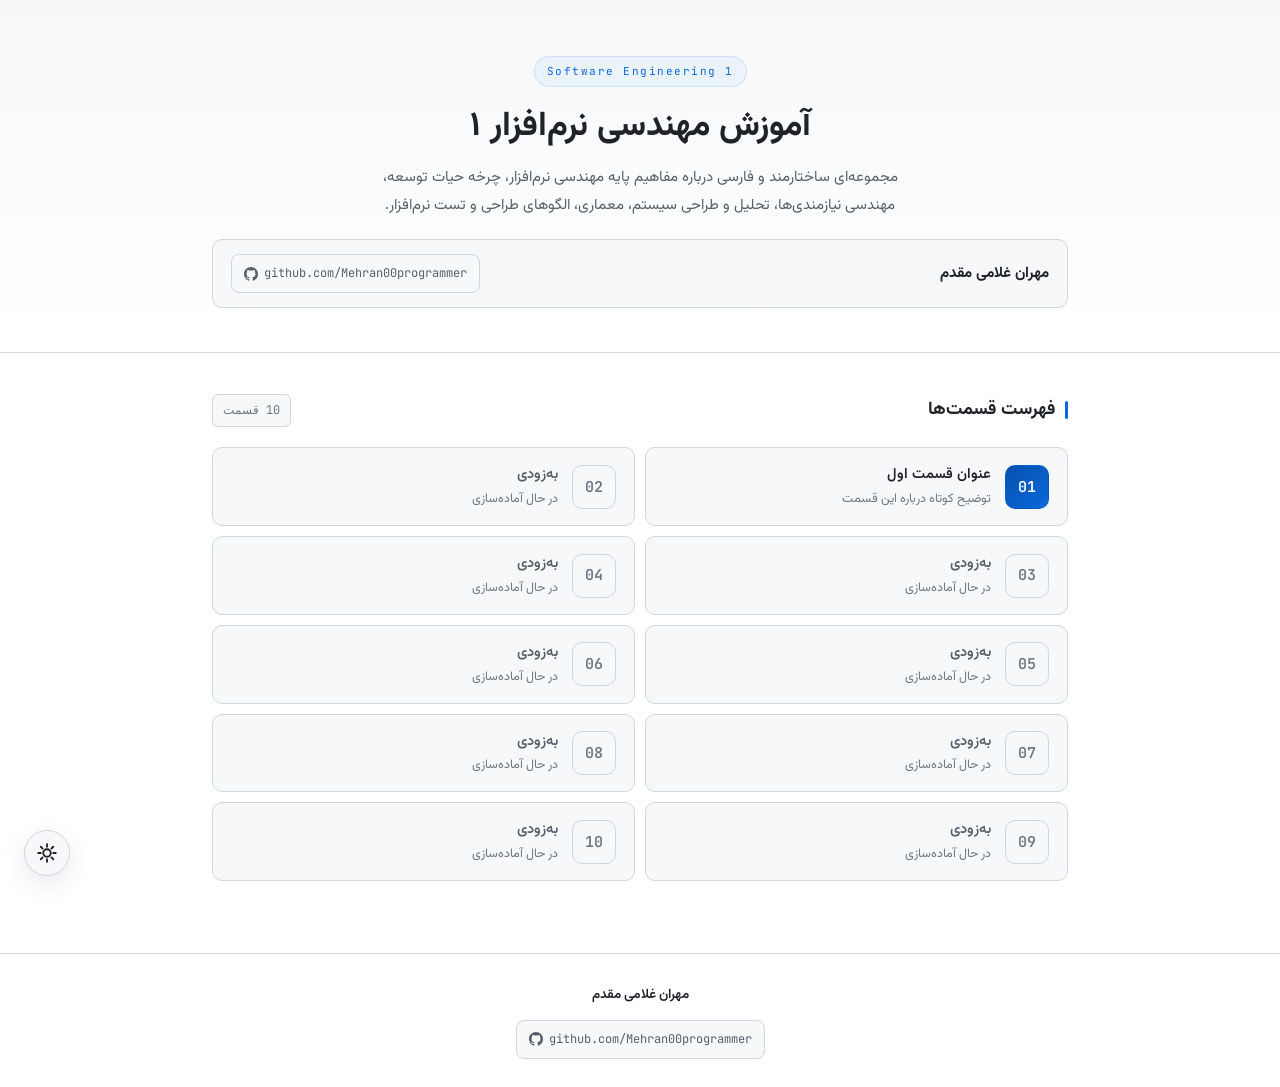
<file: index.html>
<!DOCTYPE html>
<html lang="fa" dir="rtl">
<head>
<meta charset="UTF-8">
<meta name="viewport" content="width=device-width, initial-scale=1.0, viewport-fit=cover">
<meta name="theme-color" content="#0d1117">
<meta name="description" content="آموزش مهندسی نرم‌افزار ۱ — مجموعه آموزشی درباره چرخه حیات نرم‌افزار، مدل‌های فرآیند، مهندسی نیازمندی‌ها، تحلیل و طراحی، UML، معماری، الگوهای طراحی و تست نرم‌افزار. نوشته مهران غلامی مقدم.">
<meta name="author" content="مهران غلامی مقدم">
<meta name="keywords" content="مهندسی نرم‌افزار, SDLC, UML, تحلیل و طراحی, معماری نرم‌افزار, تست نرم‌افزار, الگوهای طراحی">
<meta property="og:title" content="آموزش مهندسی نرم‌افزار ۱">
<meta property="og:description" content="مجموعه آموزشی کامل درباره درس مهندسی نرم‌افزار ۱">
<meta property="og:type" content="website">
<meta property="og:locale" content="fa_IR">
<meta property="og:url" content="https://mehran00programmer.github.io/Software-Engineering-1/">
<title>آموزش مهندسی نرم‌افزار ۱ — فهرست مطالب</title>
<link rel="icon" href="mehran-favicon.ico" sizes="any">
<link rel="canonical" href="https://mehran00programmer.github.io/Software-Engineering-1/">
<link rel="stylesheet" href="assets/style.css">
</head>
<body>

<header class="hero">
  <div class="page">
    <div class="hero-badge">Software Engineering 1</div>
    <h1 class="hero-title">آموزش مهندسی نرم‌افزار ۱</h1>
    <p class="hero-desc">
      مجموعه‌ای ساختارمند و فارسی درباره مفاهیم پایه مهندسی نرم‌افزار،
      چرخه حیات توسعه، مهندسی نیازمندی‌ها، تحلیل و طراحی سیستم،
      معماری، الگوهای طراحی و تست نرم‌افزار.
    </p>

    <div class="author-card">
      <div class="author-name">مهران غلامی مقدم</div>
      <a class="author-link" href="https://github.com/Mehran00programmer" target="_blank" rel="noopener noreferrer" aria-label="گیت‌هاب مهران غلامی مقدم">
        <svg viewBox="0 0 16 16" fill="currentColor" aria-hidden="true">
          <path d="M8 0C3.58 0 0 3.58 0 8c0 3.54 2.29 6.53 5.47 7.59.4.07.55-.17.55-.38 0-.19-.01-.82-.01-1.49-2.01.37-2.53-.49-2.69-.94-.09-.23-.48-.94-.82-1.13-.28-.15-.68-.52-.01-.53.63-.01 1.08.58 1.23.82.72 1.21 1.87.87 2.33.66.07-.52.28-.87.51-1.07-1.78-.2-3.64-.89-3.64-3.95 0-.87.31-1.59.82-2.15-.08-.2-.36-1.02.08-2.12 0 0 .67-.21 2.2.82.64-.18 1.32-.27 2-.27.68 0 1.36.09 2 .27 1.53-1.04 2.2-.82 2.2-.82.44 1.1.16 1.92.08 2.12.51.56.82 1.27.82 2.15 0 3.07-1.87 3.75-3.65 3.95.29.25.54.73.54 1.48 0 1.07-.01 1.93-.01 2.2 0 .21.15.46.55.38A8.012 8.012 0 0 0 16 8c0-4.42-3.58-8-8-8z"/>
        </svg>
        github.com/Mehran00programmer
      </a>
    </div>
  </div>
</header>

<div class="page">

  <section class="parts-list">
    <div class="parts-list-header">
      <h2 class="parts-list-title">فهرست قسمت‌ها</h2>
      <span class="parts-list-count">10 قسمت</span>
    </div>

    <div class="parts-grid">

      <a class="part-card ready fade-in" href="part-01.html">
        <div class="part-card-num">01</div>
        <div class="part-card-body">
          <div class="part-card-title">عنوان قسمت اول</div>
          <div class="part-card-desc">توضیح کوتاه درباره این قسمت</div>
        </div>
      </a>

      <div class="part-card locked fade-in">
        <div class="part-card-num">02</div>
        <div class="part-card-body">
          <div class="part-card-title">به‌زودی</div>
          <div class="part-card-desc">در حال آماده‌سازی</div>
        </div>
      </div>

      <div class="part-card locked fade-in">
        <div class="part-card-num">03</div>
        <div class="part-card-body">
          <div class="part-card-title">به‌زودی</div>
          <div class="part-card-desc">در حال آماده‌سازی</div>
        </div>
      </div>

      <div class="part-card locked fade-in">
        <div class="part-card-num">04</div>
        <div class="part-card-body">
          <div class="part-card-title">به‌زودی</div>
          <div class="part-card-desc">در حال آماده‌سازی</div>
        </div>
      </div>

      <div class="part-card locked fade-in">
        <div class="part-card-num">05</div>
        <div class="part-card-body">
          <div class="part-card-title">به‌زودی</div>
          <div class="part-card-desc">در حال آماده‌سازی</div>
        </div>
      </div>

      <div class="part-card locked fade-in">
        <div class="part-card-num">06</div>
        <div class="part-card-body">
          <div class="part-card-title">به‌زودی</div>
          <div class="part-card-desc">در حال آماده‌سازی</div>
        </div>
      </div>

      <div class="part-card locked fade-in">
        <div class="part-card-num">07</div>
        <div class="part-card-body">
          <div class="part-card-title">به‌زودی</div>
          <div class="part-card-desc">در حال آماده‌سازی</div>
        </div>
      </div>

      <div class="part-card locked fade-in">
        <div class="part-card-num">08</div>
        <div class="part-card-body">
          <div class="part-card-title">به‌زودی</div>
          <div class="part-card-desc">در حال آماده‌سازی</div>
        </div>
      </div>

      <div class="part-card locked fade-in">
        <div class="part-card-num">09</div>
        <div class="part-card-body">
          <div class="part-card-title">به‌زودی</div>
          <div class="part-card-desc">در حال آماده‌سازی</div>
        </div>
      </div>

      <div class="part-card locked fade-in">
        <div class="part-card-num">10</div>
        <div class="part-card-body">
          <div class="part-card-title">به‌زودی</div>
          <div class="part-card-desc">در حال آماده‌سازی</div>
        </div>
      </div>

    </div>
  </section>
</div>

<footer class="doc-footer">
  <div class="footer-name">مهران غلامی مقدم</div>
  <a class="author-link" href="https://github.com/Mehran00programmer" target="_blank" rel="noopener noreferrer" aria-label="گیت‌هاب مهران غلامی مقدم">
    <svg viewBox="0 0 16 16" fill="currentColor" aria-hidden="true">
      <path d="M8 0C3.58 0 0 3.58 0 8c0 3.54 2.29 6.53 5.47 7.59.4.07.55-.17.55-.38 0-.19-.01-.82-.01-1.49-2.01.37-2.53-.49-2.69-.94-.09-.23-.48-.94-.82-1.13-.28-.15-.68-.52-.01-.53.63-.01 1.08.58 1.23.82.72 1.21 1.87.87 2.33.66.07-.52.28-.87.51-1.07-1.78-.2-3.64-.89-3.64-3.95 0-.87.31-1.59.82-2.15-.08-.2-.36-1.02.08-2.12 0 0 .67-.21 2.2.82.64-.18 1.32-.27 2-.27.68 0 1.36.09 2 .27 1.53-1.04 2.2-.82 2.2-.82.44 1.1.16 1.92.08 2.12.51.56.82 1.27.82 2.15 0 3.07-1.87 3.75-3.65 3.95.29.25.54.73.54 1.48 0 1.07-.01 1.93-.01 2.2 0 .21.15.46.55.38A8.012 8.012 0 0 0 16 8c0-4.42-3.58-8-8-8z"/>
    </svg>
    github.com/Mehran00programmer
  </a>
</footer>

<button class="back-to-top" type="button" aria-label="بازگشت به بالا">
  <svg viewBox="0 0 16 16" fill="none" stroke="currentColor" stroke-width="2" stroke-linecap="round" stroke-linejoin="round">
    <path d="M8 13V3"/>
    <polyline points="3 8 8 3 13 8"/>
  </svg>
</button>

<button class="theme-toggle" type="button" aria-label="تغییر تم">
  <svg class="icon-moon" viewBox="0 0 16 16" fill="none" stroke="currentColor" stroke-width="1.5" stroke-linecap="round" stroke-linejoin="round">
    <path d="M14 9.5A6 6 0 0 1 6.5 2 6 6 0 1 0 14 9.5z"/>
  </svg>
  <svg class="icon-sun" viewBox="0 0 16 16" fill="none" stroke="currentColor" stroke-width="1.5" stroke-linecap="round" stroke-linejoin="round">
    <circle cx="8" cy="8" r="3"/>
    <path d="M8 1v2M8 13v2M1 8h2M13 8h2M3 3l1.5 1.5M11.5 11.5L13 13M13 3l-1.5 1.5M4.5 11.5L3 13"/>
  </svg>
</button>

<script src="assets/app.js"></script>

</body>
</html>
</file>
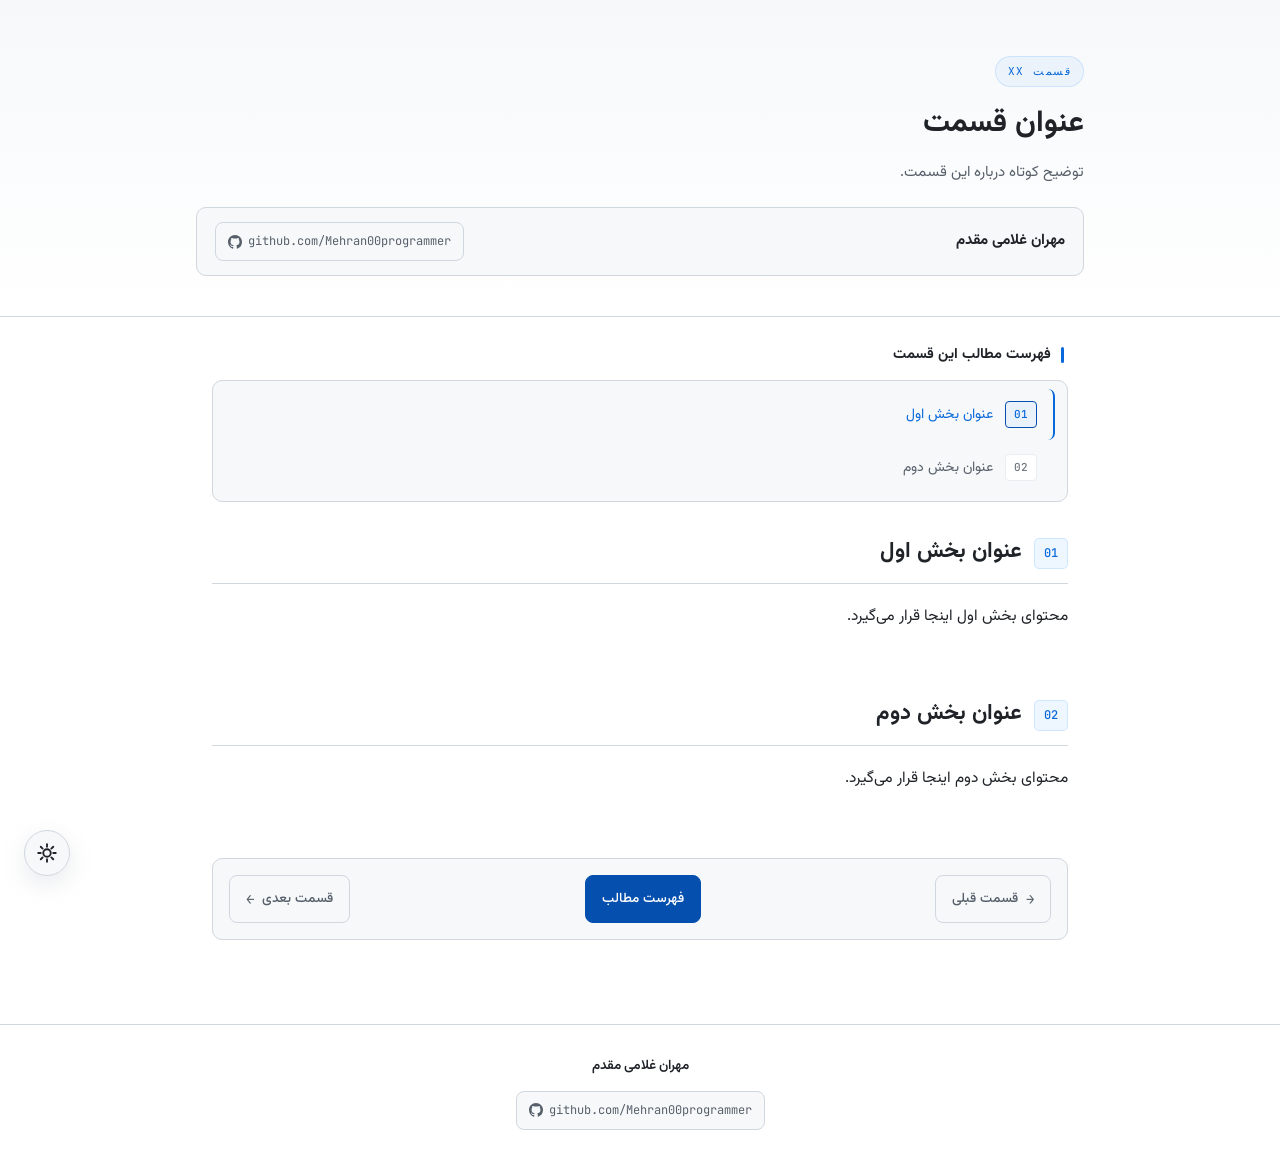
<file: part-template.html>
<!DOCTYPE html>
<html lang="fa" dir="rtl">
<head>
<meta charset="UTF-8">
<meta name="viewport" content="width=device-width, initial-scale=1.0, viewport-fit=cover">
<meta name="theme-color" content="#0d1117">
<meta name="description" content="قسمت XX آموزش ASP.NET Core — عنوان قسمت">
<meta name="author" content="مهران غلامی مقدم">
<title>قسمت XX — عنوان قسمت</title>
<link rel="icon" href="mehran-favicon.ico" sizes="any">
<link rel="canonical" href="https://mehran00programmer.github.io/ASP.NET-Core-Learning/part-XX.html">
<link rel="stylesheet" href="assets/style.css">
</head>
<body>

<div class="reading-progress">
  <div class="reading-progress-bar"></div>
</div>

<header class="doc-header">
  <div class="page">
    <div class="hero-badge">قسمت XX</div>
    <h1 class="doc-title">عنوان قسمت</h1>
    <p class="doc-subtitle">
      توضیح کوتاه درباره این قسمت.
    </p>

    <div class="author-card">
      <div class="author-name">مهران غلامی مقدم</div>
      <a class="author-link" href="https://github.com/Mehran00programmer" target="_blank" rel="noopener noreferrer" aria-label="گیت‌هاب مهران غلامی مقدم">
        <svg viewBox="0 0 16 16" fill="currentColor" aria-hidden="true">
          <path d="M8 0C3.58 0 0 3.58 0 8c0 3.54 2.29 6.53 5.47 7.59.4.07.55-.17.55-.38 0-.19-.01-.82-.01-1.49-2.01.37-2.53-.49-2.69-.94-.09-.23-.48-.94-.82-1.13-.28-.15-.68-.52-.01-.53.63-.01 1.08.58 1.23.82.72 1.21 1.87.87 2.33.66.07-.52.28-.87.51-1.07-1.78-.2-3.64-.89-3.64-3.95 0-.87.31-1.59.82-2.15-.08-.2-.36-1.02.08-2.12 0 0 .67-.21 2.2.82.64-.18 1.32-.27 2-.27.68 0 1.36.09 2 .27 1.53-1.04 2.2-.82 2.2-.82.44 1.1.16 1.92.08 2.12.51.56.82 1.27.82 2.15 0 3.07-1.87 3.75-3.65 3.95.29.25.54.73.54 1.48 0 1.07-.01 1.93-.01 2.2 0 .21.15.46.55.38A8.012 8.012 0 0 0 16 8c0-4.42-3.58-8-8-8z"/>
        </svg>
        github.com/Mehran00programmer
      </a>
    </div>
  </div>
</header>

<div class="page">

  <aside class="toc-wrap fade-in">
    <div class="toc-header">فهرست مطالب این قسمت</div>
    <ul class="toc-list">
      <li><a class="toc-link" href="#s1"><span class="num">01</span><span>عنوان بخش اول</span></a></li>
      <li><a class="toc-link" href="#s2"><span class="num">02</span><span>عنوان بخش دوم</span></a></li>
    </ul>
  </aside>

  <main>

    <section class="section fade-in" id="s1">
      <div class="section-head">
        <span class="section-num">01</span>
        <h2 class="section-title">عنوان بخش اول</h2>
      </div>
      <p>
        محتوای بخش اول اینجا قرار می‌گیرد.
      </p>
    </section>

    <section class="section fade-in" id="s2">
      <div class="section-head">
        <span class="section-num">02</span>
        <h2 class="section-title">عنوان بخش دوم</h2>
      </div>
      <p>
        محتوای بخش دوم اینجا قرار می‌گیرد.
      </p>
    </section>

    <nav class="part-nav">
      <a class="part-nav-btn" href="part-XX.html">
        <span class="arrow">&#8594;</span>
        قسمت قبلی
      </a>
      <a class="part-nav-btn home" href="index.html">
        فهرست مطالب
      </a>
      <a class="part-nav-btn" href="part-XX.html">
        قسمت بعدی
        <span class="arrow">&#8592;</span>
      </a>
    </nav>

  </main>
</div>

<footer class="doc-footer">
  <div class="footer-name">مهران غلامی مقدم</div>
  <a class="author-link" href="https://github.com/Mehran00programmer" target="_blank" rel="noopener noreferrer" aria-label="گیت‌هاب مهران غلامی مقدم">
    <svg viewBox="0 0 16 16" fill="currentColor" aria-hidden="true">
      <path d="M8 0C3.58 0 0 3.58 0 8c0 3.54 2.29 6.53 5.47 7.59.4.07.55-.17.55-.38 0-.19-.01-.82-.01-1.49-2.01.37-2.53-.49-2.69-.94-.09-.23-.48-.94-.82-1.13-.28-.15-.68-.52-.01-.53.63-.01 1.08.58 1.23.82.72 1.21 1.87.87 2.33.66.07-.52.28-.87.51-1.07-1.78-.2-3.64-.89-3.64-3.95 0-.87.31-1.59.82-2.15-.08-.2-.36-1.02.08-2.12 0 0 .67-.21 2.2.82.64-.18 1.32-.27 2-.27.68 0 1.36.09 2 .27 1.53-1.04 2.2-.82 2.2-.82.44 1.1.16 1.92.08 2.12.51.56.82 1.27.82 2.15 0 3.07-1.87 3.75-3.65 3.95.29.25.54.73.54 1.48 0 1.07-.01 1.93-.01 2.2 0 .21.15.46.55.38A8.012 8.012 0 0 0 16 8c0-4.42-3.58-8-8-8z"/>
    </svg>
    github.com/Mehran00programmer
  </a>
</footer>

<button class="back-to-top" type="button" aria-label="بازگشت به بالا">
  <svg viewBox="0 0 16 16" fill="none" stroke="currentColor" stroke-width="2" stroke-linecap="round" stroke-linejoin="round">
    <path d="M8 13V3"/>
    <polyline points="3 8 8 3 13 8"/>
  </svg>
</button>

<button class="theme-toggle" type="button" aria-label="تغییر تم">
  <svg class="icon-moon" viewBox="0 0 16 16" fill="none" stroke="currentColor" stroke-width="1.5" stroke-linecap="round" stroke-linejoin="round">
    <path d="M14 9.5A6 6 0 0 1 6.5 2 6 6 0 1 0 14 9.5z"/>
  </svg>
  <svg class="icon-sun" viewBox="0 0 16 16" fill="none" stroke="currentColor" stroke-width="1.5" stroke-linecap="round" stroke-linejoin="round">
    <circle cx="8" cy="8" r="3"/>
    <path d="M8 1v2M8 13v2M1 8h2M13 8h2M3 3l1.5 1.5M11.5 11.5L13 13M13 3l-1.5 1.5M4.5 11.5L3 13"/>
  </svg>
</button>

<script src="assets/app.js"></script>

</body>
</html>
</file>
<file: assets/style.css>
@import url('https://fonts.googleapis.com/css2?family=Vazirmatn:wght@300;400;500;600;700&family=JetBrains+Mono:wght@400;500&display=swap');

:root {
  --bg:          #0d1117;
  --bg-alt:      #161b22;
  --surface:     #1c2128;
  --surface-2:   #21262d;
  --border:      #30363d;
  --border-soft: #21262d;
  --text:        #c9d1d9;
  --text-dim:    #8b949e;
  --text-mute:   #6e7681;
  --heading:     #e6edf3;
  --accent:      #58a6ff;
  --accent-dim:  #1f6feb;
  --green:       #3fb950;
  --yellow:      #d29922;
  --red:         #f85149;
  --code-bg:     #0b0f14;
  --shadow:      0 8px 24px rgba(0, 0, 0, 0.35);
  --diag-box-1:  #161b22;
  --diag-box-2:  #0d1117;
  --mono:        'JetBrains Mono', 'Consolas', 'Courier New', monospace;
  --sans:        'Vazirmatn', Tahoma, sans-serif;
}

[data-theme="light"] {
  --bg:          #ffffff;
  --bg-alt:      #f6f8fa;
  --surface:     #f6f8fa;
  --surface-2:   #eaeef2;
  --border:      #d0d7de;
  --border-soft: #eaeef2;
  --text:        #1f2328;
  --text-dim:    #57606a;
  --text-mute:   #6e7781;
  --heading:     #1f2328;
  --accent:      #0969da;
  --accent-dim:  #0550ae;
  --green:       #1a7f37;
  --yellow:      #9a6700;
  --red:         #cf222e;
  --code-bg:     #f6f8fa;
  --shadow:      0 8px 24px rgba(140, 149, 159, 0.2);
  --diag-box-1:  #f6f8fa;
  --diag-box-2:  #eaeef2;
}

* { margin: 0; padding: 0; box-sizing: border-box; }

html {
  scroll-behavior: smooth;
  scroll-padding-top: 20px;
  -webkit-text-size-adjust: 100%;
  text-size-adjust: 100%;
}

body {
  font-family: var(--sans);
  background: var(--bg);
  color: var(--text);
  line-height: 1.9;
  font-size: 15px;
  font-weight: 400;
  -webkit-font-smoothing: antialiased;
  -moz-osx-font-smoothing: grayscale;
  overflow-x: hidden;
  word-wrap: break-word;
  overflow-wrap: break-word;
  transition: background .3s ease, color .3s ease;
}

code, .en, kbd, samp {
  font-family: var(--mono);
  direction: ltr;
  unicode-bidi: isolate;
  display: inline;
  white-space: nowrap;
  font-size: 0.85em;
  padding: 1px 6px;
  background: var(--surface);
  border: 1px solid var(--border-soft);
  color: var(--accent);
  border-radius: 4px;
  line-height: 1.6;
}

bdi {
  direction: ltr;
  unicode-bidi: isolate;
  display: inline-block;
  color: inherit;
}

.ltr-plain {
  font-family: var(--mono);
  direction: ltr;
  unicode-bidi: isolate;
  display: inline-block;
  color: inherit;
}

pre, .code-block {
  direction: ltr;
  text-align: left;
  unicode-bidi: isolate;
}

.page {
  max-width: 880px;
  margin: 0 auto;
  padding: 0 16px;
}

.reading-progress {
  position: fixed;
  top: 0;
  right: 0;
  left: 0;
  height: 3px;
  background: transparent;
  z-index: 1000;
  pointer-events: none;
}
.reading-progress-bar {
  height: 100%;
  width: 0;
  background: linear-gradient(90deg, var(--accent-dim), var(--accent));
  transition: width .1s linear;
  box-shadow: 0 0 8px rgba(88, 166, 255, 0.5);
}

.back-to-top {
  position: fixed;
  bottom: 24px;
  left: 24px;
  width: 46px;
  height: 46px;
  border-radius: 50%;
  background: var(--accent-dim);
  color: #fff;
  border: none;
  cursor: pointer;
  display: flex;
  align-items: center;
  justify-content: center;
  box-shadow: var(--shadow);
  z-index: 900;
  opacity: 0;
  visibility: hidden;
  transform: translateY(20px);
  transition: opacity .25s ease, visibility .25s ease, transform .25s ease, background .15s ease;
}
.back-to-top.visible {
  opacity: 1;
  visibility: visible;
  transform: translateY(0);
}
.back-to-top:hover {
  background: var(--accent);
  transform: translateY(-3px);
}
.back-to-top svg {
  width: 20px;
  height: 20px;
}

.theme-toggle {
  position: fixed;
  bottom: 24px;
  left: 82px;
  width: 46px;
  height: 46px;
  border-radius: 50%;
  background: var(--surface);
  color: var(--text);
  border: 1px solid var(--border);
  cursor: pointer;
  display: flex;
  align-items: center;
  justify-content: center;
  box-shadow: var(--shadow);
  z-index: 900;
  transition: background .15s ease, border-color .15s ease, transform .15s ease, left .3s ease;
}
.theme-toggle.alone {
  left: 24px;
}
.theme-toggle:hover {
  border-color: var(--accent-dim);
  transform: translateY(-3px);
}
.theme-toggle svg {
  width: 20px;
  height: 20px;
}
.theme-toggle .icon-sun { display: none; }
.theme-toggle .icon-moon { display: block; }
[data-theme="light"] .theme-toggle .icon-sun { display: block; }
[data-theme="light"] .theme-toggle .icon-moon { display: none; }

.doc-header {
  background: linear-gradient(180deg, var(--bg-alt) 0%, var(--bg) 100%);
  border-bottom: 1px solid var(--border);
  padding: 32px 0 28px;
}
.doc-header .page { padding: 0 16px; }

.doc-title {
  font-size: 22px;
  font-weight: 700;
  color: var(--heading);
  line-height: 1.55;
  margin-bottom: 12px;
}
.doc-subtitle {
  font-size: 14px;
  color: var(--text-dim);
  line-height: 1.85;
  margin-bottom: 20px;
}

.author-card {
  display: flex;
  flex-wrap: wrap;
  align-items: center;
  justify-content: space-between;
  gap: 14px;
  background: var(--surface);
  border: 1px solid var(--border);
  border-radius: 10px;
  padding: 14px 18px;
}
.author-name {
  font-size: 15px;
  font-weight: 700;
  color: var(--heading);
  line-height: 1.5;
}
.author-link {
  display: inline-flex;
  align-items: center;
  gap: 6px;
  background: var(--bg-alt);
  border: 1px solid var(--border);
  color: var(--text-dim);
  padding: 7px 12px;
  border-radius: 8px;
  font-family: var(--mono);
  font-size: 12px;
  text-decoration: none;
  direction: ltr;
  transition: border-color .15s ease, color .15s ease;
  flex-shrink: 0;
}
.author-link:hover {
  border-color: var(--accent-dim);
  color: var(--accent);
}
.author-link svg { width: 14px; height: 14px; flex-shrink: 0; }

.hero {
  padding: 40px 0 32px;
  text-align: center;
  border-bottom: 1px solid var(--border);
  background: linear-gradient(180deg, var(--bg-alt) 0%, var(--bg) 100%);
}
.hero-badge {
  display: inline-block;
  font-family: var(--mono);
  font-size: 11px;
  color: var(--accent);
  letter-spacing: 1.5px;
  background: rgba(88, 166, 255, 0.08);
  border: 1px solid rgba(88, 166, 255, 0.2);
  padding: 4px 12px;
  border-radius: 20px;
  margin-bottom: 14px;
}
.hero-title {
  font-size: 24px;
  font-weight: 700;
  color: var(--heading);
  line-height: 1.5;
  margin-bottom: 12px;
}
.hero-desc {
  font-size: 14px;
  color: var(--text-dim);
  line-height: 1.85;
  max-width: 560px;
  margin: 0 auto 20px;
}

.toc-wrap {
  margin: 24px 0 32px;
}
.toc-header {
  display: flex;
  align-items: center;
  gap: 10px;
  font-size: 14.5px;
  font-weight: 700;
  color: var(--heading);
  margin-bottom: 12px;
  padding: 0 4px;
}
.toc-header::before {
  content: '';
  width: 3px;
  height: 16px;
  background: var(--accent);
  border-radius: 2px;
}
.toc-list {
  list-style: none;
  background: var(--bg-alt);
  border: 1px solid var(--border);
  border-radius: 10px;
  padding: 8px;
  margin: 0;
  display: grid;
  grid-template-columns: 1fr;
  gap: 2px;
}
.toc-list li { margin: 0; }

.toc-link {
  display: flex;
  align-items: center;
  gap: 12px;
  padding: 11px 14px;
  color: var(--text-dim);
  text-decoration: none;
  border-radius: 7px;
  font-size: 13.5px;
  transition: background .15s ease, color .15s ease;
  border-right: 2px solid transparent;
  cursor: pointer;
}
.toc-link:hover,
.toc-link:focus {
  background: var(--surface);
  color: var(--heading);
  border-right-color: var(--accent);
  outline: none;
}
.toc-link.active {
  background: var(--surface);
  color: var(--accent);
  border-right-color: var(--accent);
}
.toc-link .num {
  font-family: var(--mono);
  font-size: 11px;
  color: var(--text-mute);
  background: var(--bg);
  padding: 2px 8px;
  border-radius: 4px;
  border: 1px solid var(--border-soft);
  flex-shrink: 0;
  direction: ltr;
  font-weight: 500;
}
.toc-link.active .num {
  color: var(--accent);
  border-color: var(--accent-dim);
  background: rgba(88, 166, 255, 0.08);
}

main { padding-bottom: 60px; min-width: 0; }

.section {
  margin-bottom: 48px;
  scroll-margin-top: 20px;
}

.section-head {
  display: flex;
  align-items: flex-start;
  gap: 12px;
  margin-bottom: 18px;
  padding-bottom: 14px;
  border-bottom: 1px solid var(--border);
}
.section-num {
  font-family: var(--mono);
  font-size: 12px;
  font-weight: 500;
  color: var(--accent);
  background: rgba(88, 166, 255, 0.1);
  border: 1px solid rgba(88, 166, 255, 0.2);
  padding: 3px 9px;
  border-radius: 5px;
  flex-shrink: 0;
  direction: ltr;
  margin-top: 4px;
}
.section-title {
  font-size: 19px;
  font-weight: 700;
  color: var(--heading);
  line-height: 1.6;
  flex: 1;
  min-width: 0;
}

h3 {
  font-size: 16px;
  font-weight: 600;
  color: var(--heading);
  margin: 26px 0 10px;
  padding-right: 10px;
  border-right: 2px solid var(--accent-dim);
}
h4 {
  font-size: 14.5px;
  font-weight: 600;
  color: var(--text);
  margin: 18px 0 8px;
}

p { margin-bottom: 14px; color: var(--text); }
strong { color: var(--heading); font-weight: 600; }
em { color: var(--text-dim); font-style: normal; }

ul, ol {
  margin: 10px 22px 16px 0;
  padding: 0;
}
li { margin-bottom: 8px; padding-right: 4px; }
li::marker { color: var(--accent-dim); }
li strong { color: var(--heading); }

.callout {
  border-radius: 8px;
  padding: 14px 16px;
  margin: 16px 0;
  font-size: 14px;
  background: var(--surface);
  border-right: 3px solid var(--accent);
  border-top: 1px solid var(--border-soft);
  border-bottom: 1px solid var(--border-soft);
  border-left: 1px solid var(--border-soft);
}
.callout-label {
  font-size: 12px;
  font-weight: 700;
  letter-spacing: 0.5px;
  color: var(--accent);
  display: block;
  margin-bottom: 6px;
}
.callout p:last-child { margin-bottom: 0; }
.callout.note  { border-right-color: var(--accent); }
.callout.note  .callout-label { color: var(--accent); }
.callout.warn  { border-right-color: var(--yellow); }
.callout.warn  .callout-label { color: var(--yellow); }
.callout.key   { border-right-color: var(--green); }
.callout.key   .callout-label { color: var(--green); }

.table-wrap {
  margin: 16px 0;
  border: 1px solid var(--border);
  border-radius: 8px;
  overflow-x: auto;
  -webkit-overflow-scrolling: touch;
}
table {
  width: 100%;
  border-collapse: collapse;
  font-size: 13.5px;
}
th {
  background: var(--bg-alt);
  color: var(--heading);
  padding: 12px 14px;
  text-align: right;
  font-weight: 600;
  font-size: 13px;
  border-bottom: 1px solid var(--border);
  white-space: nowrap;
}
td {
  padding: 12px 14px;
  border-bottom: 1px solid var(--border-soft);
  color: var(--text-dim);
  vertical-align: top;
  line-height: 1.75;
}
tr:last-child td { border-bottom: none; }
td strong { color: var(--text); }
td code { font-size: 12px; }

td.cell-ltr {
  text-align: left;
  direction: ltr;
  font-family: var(--mono);
  font-size: 13px;
  color: var(--text);
}

.flow {
  list-style: none;
  margin: 18px 0;
  padding: 0;
  counter-reset: step;
  position: relative;
}
.flow::before {
  content: '';
  position: absolute;
  top: 14px;
  bottom: 14px;
  right: 15px;
  width: 1px;
  background: var(--border);
}
.flow li {
  counter-increment: step;
  position: relative;
  padding-right: 46px;
  padding-bottom: 22px;
  margin: 0;
}
.flow li:last-child { padding-bottom: 0; }
.flow li::before {
  content: counter(step);
  position: absolute;
  right: 0;
  top: 0;
  width: 30px; height: 30px;
  background: var(--bg);
  border: 1px solid var(--border);
  border-radius: 50%;
  font-family: var(--mono);
  font-size: 12px;
  color: var(--accent);
  display: flex;
  align-items: center;
  justify-content: center;
  z-index: 1;
  direction: ltr;
}
.flow li strong {
  display: block;
  color: var(--heading);
  margin-bottom: 3px;
  font-size: 14.5px;
  line-height: 1.7;
}
.flow li span {
  font-size: 13.5px;
  color: var(--text-dim);
  line-height: 1.8;
}

.diagram {
  margin: 20px 0;
  background: var(--bg-alt);
  border: 1px solid var(--border);
  border-radius: 10px;
  padding: 20px 12px;
  overflow: hidden;
}
.diagram svg {
  display: block;
  width: 100%;
  height: auto;
  max-width: 100%;
}
.diagram-caption {
  font-size: 12.5px;
  color: var(--text-mute);
  text-align: center;
  margin-top: 14px;
  line-height: 1.7;
}

.diagram svg text[fill="#e6edf3"] { fill: var(--heading); }
.diagram svg text[fill="#8b949e"] { fill: var(--text-dim); }
.diagram svg text[fill="#6e7681"] { fill: var(--text-mute); }
.diagram svg text[fill="#58a6ff"] { fill: var(--accent); }
.diagram svg text[fill="#3fb950"] { fill: var(--green); }
.diagram svg text[fill="#d29922"] { fill: var(--yellow); }
.diagram svg text[fill="#f85149"] { fill: var(--red); }
.diagram svg text[fill="#30363d"] { fill: var(--border); }

.diagram svg rect[fill="#161b22"] { fill: var(--diag-box-1); }
.diagram svg rect[fill="#0d1117"] { fill: var(--diag-box-2); }
.diagram svg rect[fill*="rgba(88,166,255"] { fill: var(--accent); fill-opacity: 0.12; }
.diagram svg rect[fill*="rgba(63,185,80"] { fill: var(--green); fill-opacity: 0.12; }
.diagram svg rect[fill*="rgba(210,153,34"] { fill: var(--yellow); fill-opacity: 0.12; }
.diagram svg rect[fill*="rgba(248,81,73"] { fill: var(--red); fill-opacity: 0.12; }
.diagram svg rect[fill*="rgba(139,148,158"] { fill: var(--text-mute); fill-opacity: 0.12; }

.diagram svg rect[stroke="#58a6ff"] { stroke: var(--accent); }
.diagram svg rect[stroke="#3fb950"] { stroke: var(--green); }
.diagram svg rect[stroke="#d29922"] { stroke: var(--yellow); }
.diagram svg rect[stroke="#f85149"] { stroke: var(--red); }
.diagram svg rect[stroke="#6e7681"] { stroke: var(--text-mute); }

.diagram svg line[stroke="#58a6ff"] { stroke: var(--accent); }
.diagram svg line[stroke="#3fb950"] { stroke: var(--green); }
.diagram svg line[stroke="#d29922"] { stroke: var(--yellow); }
.diagram svg line[stroke="#30363d"] { stroke: var(--border); }

.diagram svg circle[fill="#58a6ff"] { fill: var(--accent); }
.diagram svg circle[fill="#3fb950"] { fill: var(--green); }

.diagram svg marker polygon[fill="#58a6ff"] { fill: var(--accent); }
.diagram svg marker polygon[fill="#3fb950"] { fill: var(--green); }
.diagram svg marker polygon[fill="#d29922"] { fill: var(--yellow); }

.ft-tree {
  background: var(--code-bg);
  border: 1px solid var(--border);
  border-radius: 10px;
  padding: 14px 16px;
  margin: 18px 0;
  font-family: var(--mono);
  direction: ltr;
  text-align: left;
  overflow-x: auto;
  -webkit-overflow-scrolling: touch;
}
.ft-tree ul { list-style: none; margin: 0; padding: 0; }
.ft-tree > ul { padding-left: 0; }
.ft-tree ul ul { padding-left: 22px; }
.ft-tree li { position: relative; margin: 0; padding: 0; }
.ft-tree ul ul > li::before {
  content: '';
  position: absolute;
  top: 0;
  left: -11px;
  width: 1px;
  height: 100%;
  background: var(--border);
}
.ft-tree ul ul > li:last-child::before { height: 20px; }
.ft-tree ul ul > li::after {
  content: '';
  position: absolute;
  top: 20px;
  left: -11px;
  width: 11px;
  height: 1px;
  background: var(--border);
}
.ft-node {
  display: flex;
  align-items: center;
  gap: 8px;
  height: 40px;
  padding: 0 10px;
  border-radius: 6px;
  color: var(--text);
  line-height: 1;
  transition: background .15s ease;
}
.ft-node:hover { background: rgba(88, 166, 255, 0.05); }
.ft-ico {
  flex-shrink: 0;
  width: 15px;
  height: 15px;
}
.ft-dir .ft-ico { color: var(--accent); }
.ft-file .ft-ico { color: var(--text-dim); }
.ft-name {
  font-family: var(--mono);
  font-size: 13px;
  white-space: nowrap;
  direction: ltr;
  unicode-bidi: isolate;
  display: inline-block;
}
.ft-dir .ft-name { color: var(--heading); font-weight: 500; }
.ft-file .ft-name { color: var(--text); }
.ft-cmt {
  margin-left: auto;
  font-family: var(--sans);
  font-size: 11.5px;
  color: var(--text-mute);
  background: rgba(110, 118, 129, 0.1);
  border: 1px solid rgba(110, 118, 129, 0.15);
  padding: 2px 8px;
  border-radius: 4px;
  white-space: nowrap;
  flex-shrink: 0;
  line-height: 1.6;
}
.ft-note {
  color: var(--text-mute);
  font-family: var(--sans);
  font-size: 12px;
  font-style: italic;
  padding-left: 10px;
}
.ft-note::before {
  content: '// ';
  color: var(--text-mute);
  direction: ltr;
  unicode-bidi: isolate;
}

.code-block {
  position: relative;
  background: var(--code-bg);
  border: 1px solid var(--border);
  border-radius: 8px;
  margin: 16px 0;
  overflow: hidden;
  direction: ltr;
  text-align: left;
}
.code-block-header {
  display: flex;
  align-items: center;
  justify-content: space-between;
  background: var(--bg-alt);
  padding: 8px 14px;
  border-bottom: 1px solid var(--border);
}
.code-block-lang {
  font-family: var(--mono);
  font-size: 11.5px;
  color: var(--text-mute);
  text-transform: uppercase;
  letter-spacing: 0.5px;
}
.code-copy {
  display: inline-flex;
  align-items: center;
  gap: 5px;
  background: var(--surface);
  border: 1px solid var(--border);
  color: var(--text-dim);
  padding: 4px 10px;
  border-radius: 6px;
  font-family: var(--sans);
  font-size: 11.5px;
  cursor: pointer;
  transition: all .15s ease;
}
.code-copy:hover {
  border-color: var(--accent-dim);
  color: var(--accent);
}
.code-copy.copied {
  border-color: var(--green);
  color: var(--green);
}
.code-copy svg {
  width: 12px;
  height: 12px;
}
.code-block pre {
  padding: 14px 16px;
  font-family: var(--mono);
  font-size: 13px;
  line-height: 1.75;
  color: var(--text);
  overflow-x: auto;
  margin: 0;
}
.code-block pre .kw { color: #ff7b72; }
.code-block pre .cls { color: #ffa657; }
.code-block pre .str { color: #a5d6ff; }
.code-block pre .cmt { color: var(--text-mute); font-style: italic; }

.part-nav {
  display: flex;
  align-items: center;
  justify-content: space-between;
  gap: 12px;
  margin: 32px 0 24px;
  padding: 16px;
  background: var(--bg-alt);
  border: 1px solid var(--border);
  border-radius: 10px;
  flex-wrap: wrap;
}
.part-nav-btn {
  display: inline-flex;
  align-items: center;
  gap: 8px;
  padding: 10px 16px;
  background: var(--surface);
  border: 1px solid var(--border);
  color: var(--text-dim);
  text-decoration: none;
  border-radius: 8px;
  font-size: 13.5px;
  font-weight: 500;
  transition: all .15s ease;
  flex-shrink: 0;
  min-width: 110px;
  justify-content: center;
  cursor: pointer;
  font-family: var(--sans);
}
.part-nav-btn:hover {
  border-color: var(--accent-dim);
  color: var(--accent);
  background: var(--surface-2);
}
.part-nav-btn.home {
  background: var(--accent-dim);
  color: #fff;
  border-color: var(--accent-dim);
}
.part-nav-btn.home:hover {
  background: var(--accent);
  color: var(--bg);
  border-color: var(--accent);
}
.part-nav-btn.disabled {
  opacity: 0.35;
  cursor: not-allowed;
  pointer-events: none;
}
.part-nav-btn .arrow {
  font-family: var(--mono);
  font-size: 14px;
}

.parts-list {
  padding: 32px 0 60px;
}
.parts-list-header {
  display: flex;
  align-items: center;
  justify-content: space-between;
  gap: 12px;
  margin-bottom: 20px;
  flex-wrap: wrap;
}
.parts-list-title {
  font-size: 18px;
  font-weight: 700;
  color: var(--heading);
  display: flex;
  align-items: center;
  gap: 10px;
}
.parts-list-title::before {
  content: '';
  width: 3px;
  height: 18px;
  background: var(--accent);
  border-radius: 2px;
}
.parts-list-count {
  font-family: var(--mono);
  font-size: 12px;
  color: var(--text-mute);
  background: var(--surface);
  border: 1px solid var(--border);
  padding: 4px 10px;
  border-radius: 6px;
}

.parts-grid {
  display: grid;
  grid-template-columns: 1fr;
  gap: 10px;
}

.part-card {
  display: flex;
  align-items: center;
  gap: 14px;
  padding: 16px 18px;
  background: var(--bg-alt);
  border: 1px solid var(--border);
  border-radius: 10px;
  text-decoration: none;
  color: inherit;
  transition: all .18s ease;
  position: relative;
}
.part-card.ready:hover {
  border-color: var(--accent-dim);
  transform: translateY(-2px);
  box-shadow: 0 4px 12px rgba(88, 166, 255, 0.08);
}
.part-card.hidden { display: none; }

.part-card-num {
  flex-shrink: 0;
  width: 44px;
  height: 44px;
  border-radius: 10px;
  background: var(--surface);
  border: 1px solid var(--border);
  display: flex;
  align-items: center;
  justify-content: center;
  font-family: var(--mono);
  font-size: 15px;
  font-weight: 600;
  color: var(--text-mute);
  direction: ltr;
}
.part-card.ready .part-card-num {
  background: linear-gradient(135deg, var(--accent-dim), var(--accent));
  color: #fff;
  border-color: transparent;
}

.part-card-body {
  flex: 1;
  min-width: 0;
}
.part-card-title {
  font-size: 14.5px;
  font-weight: 600;
  color: var(--heading);
  line-height: 1.5;
  margin-bottom: 3px;
}
.part-card-desc {
  font-size: 12.5px;
  color: var(--text-mute);
  line-height: 1.6;
}
.part-card.locked .part-card-title { color: var(--text-dim); }

.error-page {
  min-height: 100vh;
  display: flex;
  align-items: center;
  justify-content: center;
  padding: 40px 20px;
  text-align: center;
}
.error-content { max-width: 420px; }
.error-code {
  font-family: var(--mono);
  font-size: 72px;
  font-weight: 700;
  color: var(--accent-dim);
  line-height: 1;
  margin-bottom: 16px;
  letter-spacing: 4px;
}
.error-title {
  font-size: 20px;
  font-weight: 700;
  color: var(--heading);
  margin-bottom: 12px;
}
.error-desc {
  font-size: 14px;
  color: var(--text-dim);
  line-height: 1.8;
  margin-bottom: 24px;
}
.error-link {
  display: inline-flex;
  align-items: center;
  gap: 8px;
  background: var(--accent-dim);
  color: #fff;
  text-decoration: none;
  padding: 11px 22px;
  border-radius: 8px;
  font-size: 14px;
  font-weight: 600;
  transition: background .15s ease;
}
.error-link:hover { background: var(--accent); color: var(--bg); }

.doc-footer {
  border-top: 1px solid var(--border);
  padding: 28px 16px;
  text-align: center;
  font-size: 12.5px;
  color: var(--text-mute);
  line-height: 1.9;
}
.footer-name {
  color: var(--heading);
  font-weight: 600;
  font-size: 13.5px;
  margin-bottom: 12px;
}

.fade-in {
  opacity: 0;
  transform: translateY(20px);
  transition: opacity .6s ease, transform .6s ease;
}
.fade-in.visible {
  opacity: 1;
  transform: translateY(0);
}

@media (min-width: 640px) {
  body { font-size: 15.5px; }
  .page { padding: 0 24px; max-width: 900px; }
  .doc-header { padding: 44px 0 32px; }
  .doc-title { font-size: 26px; }
  .doc-subtitle { font-size: 14.5px; }
  .section-title { font-size: 21px; }
  .section { margin-bottom: 56px; }
  .hero { padding: 56px 0 44px; }
  .hero-title { font-size: 30px; }
  .hero-desc { font-size: 15px; }
  .parts-grid { grid-template-columns: 1fr 1fr; }
  .parts-list { padding: 40px 0 72px; }
}

@media (min-width: 960px) {
  .page { padding: 0 32px; max-width: 920px; }
  .doc-header { padding: 56px 0 40px; }
  .doc-title { font-size: 30px; }
  .doc-subtitle { font-size: 15px; }
  .section-title { font-size: 22px; }
  h3 { font-size: 17px; }
  .toc-link { padding: 12px 16px; font-size: 14px; }
  .section { margin-bottom: 64px; }
  .hero-title { font-size: 34px; }
}

@media (max-width: 480px) {
  .author-card {
    padding: 12px 14px;
    flex-direction: column;
    align-items: center;
    justify-content: center;
    text-align: center;
  }
  .author-name { font-size: 14px; }
  .author-link { justify-content: center; font-size: 11.5px; }

  .part-nav { padding: 12px; }
  .part-nav-btn { padding: 9px 12px; font-size: 12.5px; min-width: 90px; }

  .part-card { padding: 13px 14px; gap: 10px; }
  .part-card-num { width: 38px; height: 38px; font-size: 13px; }
  .part-card-title { font-size: 13.5px; }
  .part-card-desc { font-size: 11.5px; }

  .back-to-top { bottom: 18px; left: 18px; width: 42px; height: 42px; }
  .theme-toggle { bottom: 18px; left: 68px; width: 42px; height: 42px; }
  .theme-toggle.alone { left: 18px; }

  .ft-tree { padding: 12px 10px; }
  .ft-tree ul ul { padding-left: 16px; }
  .ft-tree ul ul > li::before { left: -8px; }
  .ft-tree ul ul > li:last-child::before { height: 18px; }
  .ft-tree ul ul > li::after { left: -8px; width: 8px; top: 18px; }
  .ft-node { height: 36px; padding: 0 6px; gap: 6px; }
  .ft-name { font-size: 12px; }
  .ft-cmt { display: none; }
  .ft-ico { width: 14px; height: 14px; }
}

@media (prefers-reduced-motion: reduce) {
  html { scroll-behavior: auto; }
  * { transition: none !important; animation: none !important; }
  .fade-in { opacity: 1; transform: none; }
}
</file>
